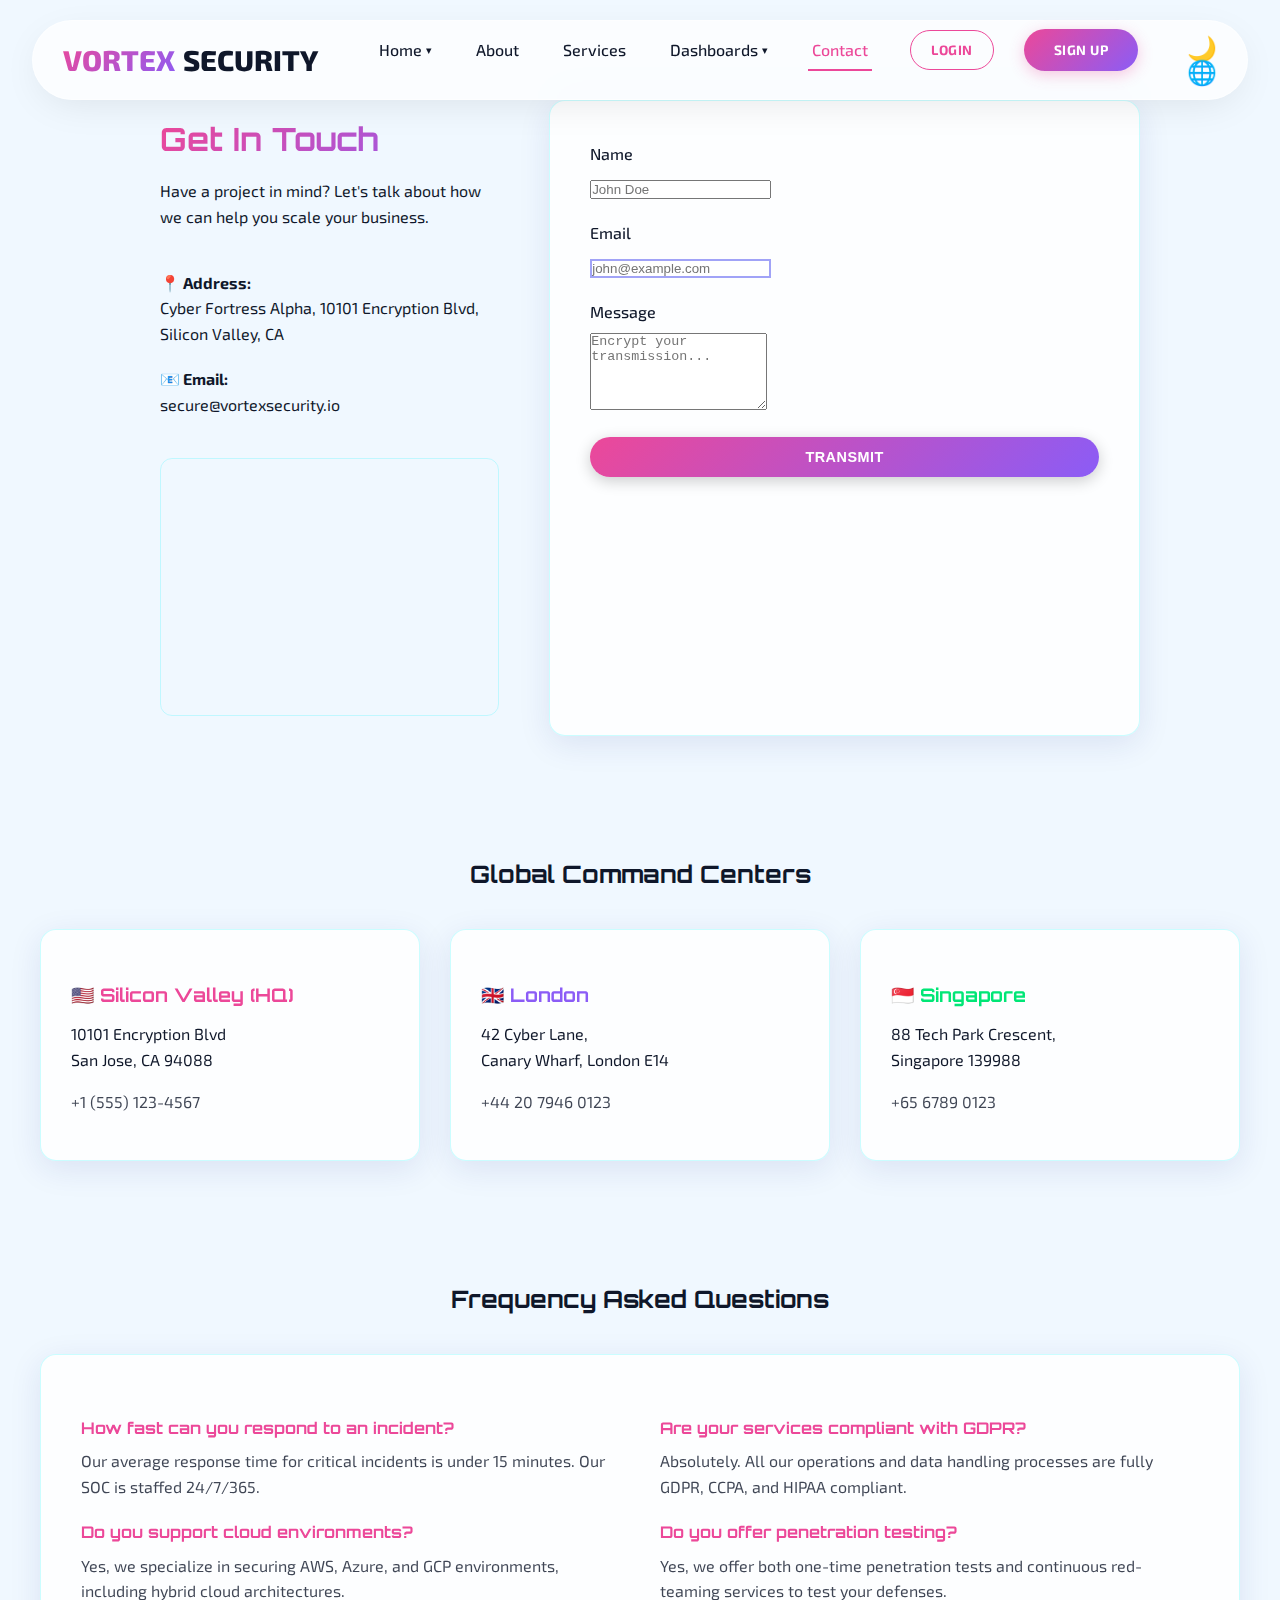
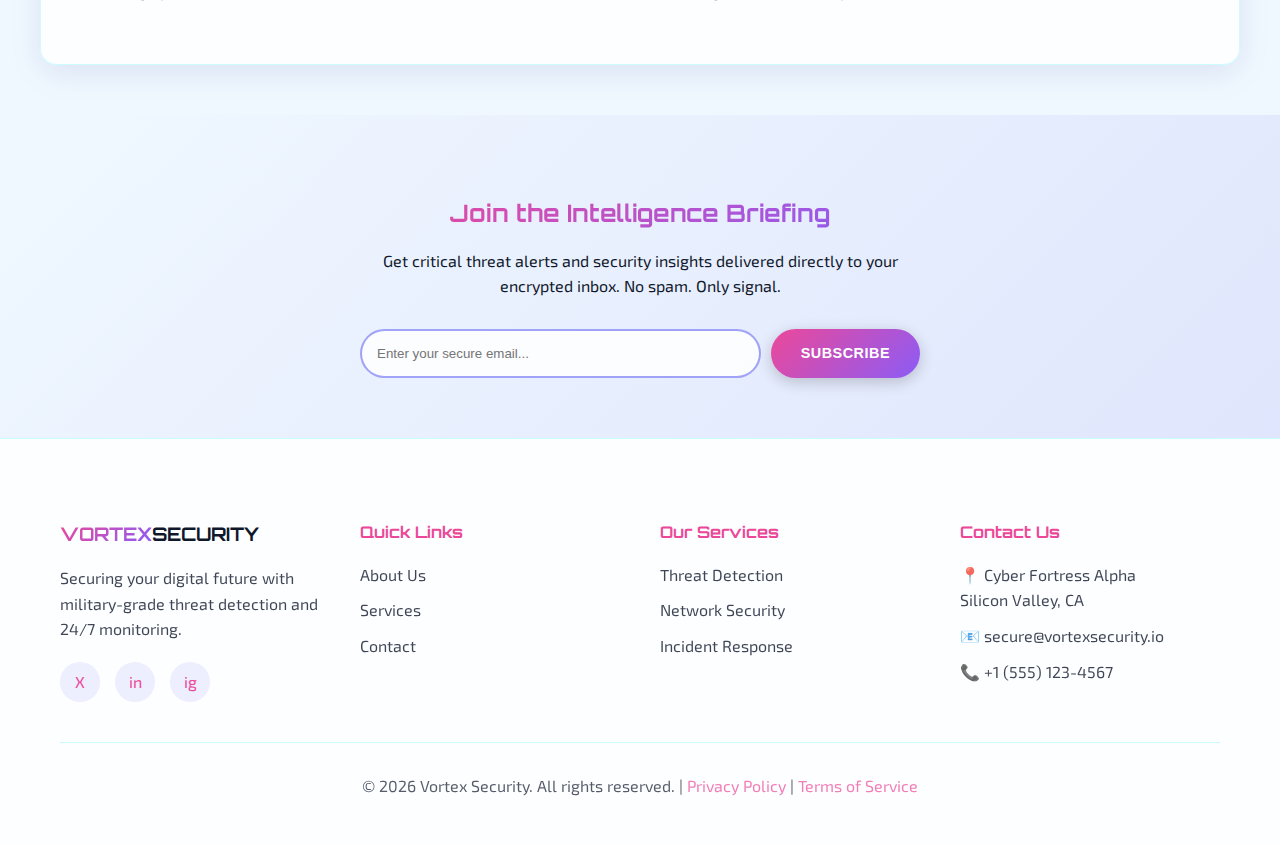
<file: contact.html>
<!DOCTYPE html>
<html lang="en">

<head>
    <meta charset="UTF-8">
    <meta name="viewport" content="width=device-width, initial-scale=1.0">
    <title>Contact Us - Vortex Security</title>
    <link rel="stylesheet" href="style.css">
    <link rel="stylesheet" href="css_pink_theme.css">
    <style>
        .contact-container {
            min-height: 80vh;
            display: flex;
            align-items: center;
            justify-content: center;
            padding: 100px 20px 50px;
        }

        .contact-wrapper {
            display: flex;
            max-width: 1000px;
            width: 100%;
            gap: 30px;
        }

        .contact-info {
            flex: 1;
            padding: 20px;
        }

        .contact-form {
            flex: 1.5;
            padding: 40px;
        }

        .form-group {
            margin-bottom: 20px;
        }

        .form-group label {
            display: block;
            margin-bottom: 8px;
            font-weight: 500;
        }

        @media (max-width: 768px) {
            .contact-wrapper {
                flex-direction: column;
            }
        }
    </style>
</head>

<body>
    <header>
        <div class="container nav-container">
            <a href="index.html" class="logo"><span class="text-gradient">VORTEX</span>SECURITY</a>
            <ul class="nav-links">
                <li class="dropdown">
                    <a href="#">Home <span class="dropdown-arrow">▾</span></a>
                    <div class="dropdown-menu">
                        <a href="index.html">Home 1</a>
                        <a href="index2.html">Home 2</a>
                    </div>
                </li>
                <li><a href="about.html">About</a></li>
                <li><a href="services.html">Services</a></li>
                <li class="dropdown">
                    <a href="#">Dashboards <span class="dropdown-arrow">▾</span></a>
                    <div class="dropdown-menu">
                        <a href="user-dashboard.html">User Dashboard</a>
                        <a href="admin-dashboard.html">Admin Dashboard</a>
                    </div>
                </li>
                <li><a href="contact.html" style="color: var(--primary-color)">Contact</a></li>
                <li><a href="login.html" class="nav-btn nav-btn-outline">Login</a></li>
                <li><a href="signup.html" class="nav-btn nav-btn-primary">Sign Up</a></li>
            </ul>
            <div class="nav-actions">
                <span id="theme-toggle" class="btn-icon js-theme-toggle" style="cursor: pointer;">🌙</span>
                <span id="rtl-toggle" class="btn-icon" style="cursor: pointer;">🌐</span>
                <div class="menu-toggle">☰</div>
            </div>
        </div>
    </header>

    <div class="contact-container fade-in">
        <div class="contact-wrapper">
            <div class="contact-info">
                <h1 class="text-gradient">Get In Touch</h1>
                <p style="margin: 20px 0;">Have a project in mind? Let's talk about how we can help you scale your
                    business.</p>

                <div style="margin-top: 40px;">
                    <div style="margin-bottom: 20px;">
                        <strong>📍 Address:</strong><br>
                        Cyber Fortress Alpha, 10101 Encryption Blvd,<br> Silicon Valley, CA
                    </div>
                    <div style="margin-bottom: 20px;">
                        <strong>📧 Email:</strong><br>
                        secure@vortexsecurity.io
                    </div>
                </div>

                <!-- Embedded Map -->
                <div
                    style="margin-top: 40px; border-radius: 12px; overflow: hidden; border: 1px solid var(--card-border);">
                    <iframe
                        src="https://www.google.com/maps/embed?pb=!1m18!1m12!1m3!1d3168.6395!2d-122.0842!3d37.4219!2m3!1f0!2f0!3f0!3m2!1i1024!2i768!4f13.1!3m3!1m2!1s0x808fba02425dad8f%3A0x6c296c66619367e0!2sGoogleplex!5e0!3m2!1sen!2sus!4v1234567890"
                        width="100%" height="250" style="border:0;" allowfullscreen="" loading="lazy"
                        referrerpolicy="no-referrer-when-downgrade">
                    </iframe>
                </div>
            </div>

            <div class="glass-card contact-form">
                <form>
                    <div class="form-group">
                        <label>Name</label>
                        <input type="text" placeholder="John Doe">
                    </div>
                    <div class="form-group">
                        <label>Email</label>
                        <input type="email" placeholder="john@example.com">
                    </div>
                    <div class="form-group">
                        <label>Message</label>
                        <textarea rows="5" placeholder="Encrypt your transmission..."></textarea>
                    </div>
                    <button type="submit" class="btn btn-primary" style="width: 100%;">Transmit</button>
                </form>
            </div>
        </div>
    </div>



    </div>

    <!-- Global Offices -->
    <section class="section-padding container">
        <h2 style="text-align: center; margin-bottom: 40px;">Global Command Centers</h2>
        <div style="display: grid; grid-template-columns: repeat(auto-fit, minmax(280px, 1fr)); gap: 30px;">
            <div class="glass-card" style="padding: 30px;">
                <h3 style="color: var(--primary-color); margin-bottom: 15px;">🇺🇸 Silicon Valley (HQ)</h3>
                <p>10101 Encryption Blvd<br>San Jose, CA 94088</p>
                <p style="margin-top: 10px; opacity: 0.8;">+1 (555) 123-4567</p>
            </div>
            <div class="glass-card" style="padding: 30px;">
                <h3 style="color: var(--secondary-color); margin-bottom: 15px;">🇬🇧 London</h3>
                <p>42 Cyber Lane,<br>Canary Wharf, London E14</p>
                <p style="margin-top: 10px; opacity: 0.8;">+44 20 7946 0123</p>
            </div>
            <div class="glass-card" style="padding: 30px;">
                <h3 style="color: var(--accent-color); margin-bottom: 15px;">🇸🇬 Singapore</h3>
                <p>88 Tech Park Crescent,<br>Singapore 139988</p>
                <p style="margin-top: 10px; opacity: 0.8;">+65 6789 0123</p>
            </div>
        </div>
    </section>

    <!-- FAQ Section -->
    <section class="section-padding container">
        <h2 style="text-align: center; margin-bottom: 40px;">Frequency Asked Questions</h2>
        <div class="glass-card" style="padding: 40px;">
            <div style="display: grid; grid-template-columns: 1fr 1fr; gap: 40px;">
                <div>
                    <h4 style="margin-bottom: 10px; color: var(--primary-color);">How fast can you respond to an
                        incident?</h4>
                    <p style="margin-bottom: 20px; opacity: 0.8;">Our average response time for critical incidents is
                        under 15 minutes. Our SOC is staffed 24/7/365.</p>

                    <h4 style="margin-bottom: 10px; color: var(--primary-color);">Do you support cloud environments?
                    </h4>
                    <p style="margin-bottom: 20px; opacity: 0.8;">Yes, we specialize in securing AWS, Azure, and GCP
                        environments, including hybrid cloud architectures.</p>
                </div>
                <div>
                    <h4 style="margin-bottom: 10px; color: var(--primary-color);">Are your services compliant with GDPR?
                    </h4>
                    <p style="margin-bottom: 20px; opacity: 0.8;">Absolutely. All our operations and data handling
                        processes are fully GDPR, CCPA, and HIPAA compliant.</p>

                    <h4 style="margin-bottom: 10px; color: var(--primary-color);">Do you offer penetration testing?</h4>
                    <p style="margin-bottom: 20px; opacity: 0.8;">Yes, we offer both one-time penetration tests and
                        continuous red-teaming services to test your defenses.</p>
                </div>
            </div>
        </div>
    </section>

    <!-- Newsletter -->
    <section class="section-padding"
        style="background: linear-gradient(135deg, var(--bg-color), rgba(79, 70, 229, 0.1)); padding: 60px 0;">
        <div class="container" style="text-align: center; max-width: 600px;">
            <h2 class="text-gradient" style="margin-bottom: 20px;">Join the Intelligence Briefing</h2>
            <p style="margin-bottom: 30px;">Get critical threat alerts and security insights delivered directly to your
                encrypted inbox. No spam. Only signal.</p>
            <form style="display: flex; gap: 10px; flex-wrap: wrap; justify-content: center;">
                <input type="email" placeholder="Enter your secure email..."
                    style="flex: 1; padding: 15px; border-radius: 50px; border: 2px solid rgba(99, 102, 241, 0.5); background: var(--card-bg); color: var(--text-color); min-width: 250px; outline: none; transition: border-color 0.3s;">
                <button type="submit" class="btn btn-primary"
                    style="border: none; padding: 15px 30px;">Subscribe</button>
            </form>
        </div>
    </section>

    <footer style="background: var(--card-bg); border-top: 1px solid var(--card-border);">
        <div class="container" style="padding: 60px 20px 30px;">
            <div
                style="display: grid; grid-template-columns: repeat(auto-fit, minmax(250px, 1fr)); gap: 40px; margin-bottom: 40px;">
                <div>
                    <h3 style="margin-bottom: 20px;"><span class="text-gradient">VORTEX</span>SECURITY</h3>
                    <p style="opacity: 0.8; margin-bottom: 20px; line-height: 1.6;">Securing your digital future with
                        military-grade threat detection and 24/7 monitoring.</p>
                    <div style="display: flex; gap: 15px;">
                        <a href="#"
                            style="width: 40px; height: 40px; border-radius: 50%; background: rgba(99, 102, 241, 0.1); display: flex; align-items: center; justify-content: center; color: var(--primary-color); text-decoration: none;">X</a>
                        <a href="#"
                            style="width: 40px; height: 40px; border-radius: 50%; background: rgba(99, 102, 241, 0.1); display: flex; align-items: center; justify-content: center; color: var(--primary-color); text-decoration: none;">in</a>
                        <a href="#"
                            style="width: 40px; height: 40px; border-radius: 50%; background: rgba(99, 102, 241, 0.1); display: flex; align-items: center; justify-content: center; color: var(--primary-color); text-decoration: none;">ig</a>
                    </div>
                </div>
                <div>
                    <h4 style="margin-bottom: 20px; color: var(--primary-color);">Quick Links</h4>
                    <ul style="list-style: none; padding: 0;">
                        <li style="margin-bottom: 10px;"><a href="about.html"
                                style="color: var(--text-color); text-decoration: none; opacity: 0.8;">About Us</a></li>
                        <li style="margin-bottom: 10px;"><a href="services.html"
                                style="color: var(--text-color); text-decoration: none; opacity: 0.8;">Services</a></li>
                        <li style="margin-bottom: 10px;"><a href="contact.html"
                                style="color: var(--text-color); text-decoration: none; opacity: 0.8;">Contact</a></li>
                    </ul>
                </div>
                <div>
                    <h4 style="margin-bottom: 20px; color: var(--primary-color);">Our Services</h4>
                    <ul style="list-style: none; padding: 0;">
                        <li style="margin-bottom: 10px;"><a href="services.html#threat-detection"
                                style="color: var(--text-color); text-decoration: none; opacity: 0.8;">Threat
                                Detection</a></li>
                        <li style="margin-bottom: 10px;"><a href="services.html#network-security"
                                style="color: var(--text-color); text-decoration: none; opacity: 0.8;">Network
                                Security</a></li>
                        <li style="margin-bottom: 10px;"><a href="services.html#incident-response"
                                style="color: var(--text-color); text-decoration: none; opacity: 0.8;">Incident
                                Response</a></li>
                    </ul>
                </div>
                <div>
                    <h4 style="margin-bottom: 20px; color: var(--primary-color);">Contact Us</h4>
                    <ul style="list-style: none; padding: 0;">
                        <li style="margin-bottom: 10px; opacity: 0.8;">📍 Cyber Fortress Alpha<br>Silicon Valley, CA
                        </li>
                        <li style="margin-bottom: 10px; opacity: 0.8;">📧 secure@vortexsecurity.io</li>
                        <li style="margin-bottom: 10px; opacity: 0.8;">📞 +1 (555) 123-4567</li>
                    </ul>
                </div>
            </div>
            <div style="border-top: 1px solid var(--card-border); padding-top: 30px; text-align: center;">
                <p style="opacity: 0.7;">&copy;
                    <script>document.write(new Date().getFullYear())</script> Vortex Security. All rights reserved. | <a
                        href="#" style="color: var(--primary-color); text-decoration: none;">Privacy Policy</a> | <a
                        href="#" style="color: var(--primary-color); text-decoration: none;">Terms of Service</a>
                </p>
            </div>
        </div>
    </footer>

    <script src="theme.js"></script>
    <script src="rtlToggle.js"></script>
    <script src="main.js"></script>
</body>

</html>
</file>
<file: style.css>
﻿/* Vortex Security Design System */
@import url('https://fonts.googleapis.com/css2?family=Exo+2:wght@300;400;500;600;700&family=Orbitron:wght@400;500;600;700;800;900&display=swap');

:root {
  /* Colors - Light Mode (High Tech) */
  --bg-color: #f0f8ff;
  --text-color: #0f172a;
  --card-bg: rgba(255, 255, 255, 0.85);
  --card-border: rgba(0, 243, 255, 0.2);
  --primary-color: #00bcd4;
  /* Cyan */
  --secondary-color: #ab47bc;
  /* Purple */
  --accent-color: #00e676;
  /* Green */
  --success-color: #00c853;
  --neon-glow: 0 0 10px rgba(0, 188, 212, 0.3);
  --glass-shadow: 0 8px 32px 0 rgba(31, 38, 135, 0.1);
  --gradient-main: linear-gradient(135deg, #00bcd4 0%, #ab47bc 100%);

  /* Layout */
  --header-height: 80px;
  --sidebar-width: 280px;
  --sidebar-offset: var(--sidebar-width);
}

@media (max-width: 900px) {
  :root {
    --sidebar-offset: 0px;
  }
}

@media (max-width: 600px) {
  :root {
    --header-height: 70px;
  }
}

body.dark-theme {
  /* Colors - Dark Mode - Cyber High-Tech */
  --bg-color: #050b14;
  --text-color: #e2e8f0;
  --card-bg: rgba(10, 25, 41, 0.7);
  --card-border: rgba(0, 243, 255, 0.3);
  --primary-color: #00f3ff;
  --secondary-color: #bc13fe;
  --accent-color: #00ff9d;
  /* Neon Green */
  --success-color: #00ff00;
  --neon-glow: 0 0 20px rgba(0, 243, 255, 0.6);
  --glass-shadow: 0 8px 32px 0 rgba(0, 0, 0, 0.8);
  --gradient-main: linear-gradient(135deg, #00f3ff 0%, #bc13fe 100%);
}

/* RTL Support */
[dir="rtl"] {
  direction: rtl;
  text-align: right;
}

[dir="rtl"] .ml-auto {
  margin-left: 0;
  margin-right: auto;
}

[dir="rtl"] .mr-auto {
  margin-right: 0;
  margin-left: auto;
}

[dir="rtl"] .nav-links {
  right: auto;
  left: -100%;
  border-left: none;
  border-right: 1px solid var(--card-border);
  transition: left 0.4s ease;
}

[dir="rtl"] .nav-links.active {
  left: 0;
  right: auto;
}

[dir="rtl"] .dropdown-menu {
  left: auto;
  right: 0;
  text-align: right;
}

[dir="rtl"] .feature-box {
  border-left: none;
  border-right: 4px solid var(--secondary-color);
}

[dir="rtl"] .hero-image {
  border-radius: 0 30px 30px 0;
}

/* Reset & Typography */
* {
  box-sizing: border-box;
  margin: 0;
  padding: 0;
  transition: background-color 0.3s, color 0.3s, border-color 0.3s;
}

body {
  font-family: 'Exo 2', sans-serif;
  background-color: var(--bg-color);
  color: var(--text-color);
  overflow-x: hidden;
  line-height: 1.6;
}

/* Global Spacing Fixes */
p {
  margin-bottom: 1rem;
}

ul,
ol {
  margin-bottom: 1rem;
}

li {
  margin-bottom: 0.25rem;
}

h2,
h3,
h4,
h5,
h6 {
  margin-top: 1.5rem;
  margin-bottom: 0.75rem;
}

/* Ensure h1 isn't affected by generic rules if we add any, 
   but since we target h2-h6 specifically, h1 remains safe. 
   Just a specificity check. */

h1,
h2,
h3,
h4,
h5,
h6 {
  font-family: 'Orbitron', sans-serif;
  font-weight: 700;
  line-height: 1.2;
}

/* Utilities */
.container {
  max-width: 1200px;
  margin: 0 auto;
  padding: 0 20px;
}

.section-padding {
  padding: 50px 0;
}

/* Wave Background Utilities */
.wave-background-section {
  position: relative;
  overflow: hidden;
  background: #0b0f1a;
}

.wave-background-canvas {
  position: absolute;
  top: 0;
  left: 0;
  width: 100%;
  height: 100%;
  z-index: 0;
  opacity: 0.3;
  pointer-events: none;
}

.section-content-overlay {
  position: relative;
  z-index: 2;
}

.glass-card {
  background: var(--card-bg);
  backdrop-filter: blur(16px);
  -webkit-backdrop-filter: blur(16px);
  border: 1px solid var(--card-border);
  border-radius: 16px;
  box-shadow: var(--glass-shadow);
  transition: transform 0.3s ease, box-shadow 0.3s ease;
}

.glass-card:hover {
  transform: translateY(-5px);
  box-shadow: 0 15px 40px rgba(0, 0, 0, 0.2);
  border-color: var(--primary-color);
}

.btn {
  display: inline-block;
  padding: 12px 28px;
  border-radius: 8px;
  text-decoration: none;
  font-weight: 600;
  cursor: pointer;
  border: none;
  transition: all 0.3s;
  text-transform: uppercase;
  font-size: 0.9rem;
  letter-spacing: 0.5px;
}

.btn-icon {
  padding: 0 !important;
  width: auto !important;
  height: auto !important;
  display: flex;
  align-items: center;
  justify-content: center;
  border-radius: 0 !important;
  font-size: 1.5rem;
  line-height: 1;
  background: transparent !important;
  border: none !important;
  box-shadow: none !important;
  color: var(--text-color);
}

.btn-icon:hover {
  background: rgba(255, 255, 255, 0.1) !important;
  transform: scale(1.1);
}

@media (max-width: 480px) {
  .btn-icon {
    width: 35px;
    height: 35px;
    font-size: 1rem;
    padding: 5px;
  }
}

.btn-primary {
  background: var(--gradient-main);
  color: white;
  box-shadow: 0 4px 15px rgba(99, 102, 241, 0.4);
}

.btn-primary:hover {
  transform: translateY(-3px);
  box-shadow: 0 0 25px rgba(99, 102, 241, 0.7);
  filter: brightness(1.1);
}

.btn-outline {
  background: transparent;
  color: var(--text-color);
  border: 1px solid var(--text-color);
}

.btn-outline:hover {
  background: var(--text-color);
  color: var(--bg-color);
  transform: translateY(-3px);
}

.text-gradient {
  background: var(--gradient-main);
  -webkit-background-clip: text;
  background-clip: text;
  color: transparent;
  animation: hue-rotate 10s infinite linear;
}

@keyframes hue-rotate {
  from {
    filter: hue-rotate(0deg);
  }

  to {
    filter: hue-rotate(360deg);
  }
}

/* Header & Nav */
header {
  height: var(--header-height);
  position: fixed;
  top: 20px;
  left: 50%;
  transform: translateX(-50%);
  width: 95%;
  max-width: 1400px;
  z-index: 1000;
  display: flex;
  align-items: center;
  transition: all 0.4s cubic-bezier(0.16, 1, 0.3, 1);
  background: rgba(255, 255, 255, 0.1);
  backdrop-filter: blur(16px);
  -webkit-backdrop-filter: blur(16px);
  border-radius: 50px;
  border: 1px solid rgba(255, 255, 255, 0.1);
  box-shadow: 0 4px 30px rgba(0, 0, 0, 0.1);
  padding: 0 10px;
}

/* Light theme header visibility - High-End Floating */
body:not(.dark-theme) header {
  background: rgba(255, 255, 255, 0.7);
  border: 1px solid rgba(255, 255, 255, 0.5);
  box-shadow: 0 10px 40px -10px rgba(0, 0, 0, 0.1);
}

header.scrolled {
  background: rgba(15, 23, 42, 0.85);
  backdrop-filter: blur(20px);
  border: 1px solid rgba(0, 243, 255, 0.2);
  top: 10px;
  width: 90%;
  box-shadow: 0 10px 30px rgba(0, 0, 0, 0.5);
}

body:not(.dark-theme) header.scrolled {
  background: rgba(255, 255, 255, 0.9);
  box-shadow: 0 10px 30px rgba(148, 163, 184, 0.2);
  border: 1px solid rgba(255, 255, 255, 0.8);
}

@media (max-width: 900px) {
  header {
    top: 0;
    width: 100%;
    max-width: none;
    border-radius: 0;
    transform: none;
    left: 0;
    border: none;
    border-bottom: 1px solid var(--card-border);
  }

  header.scrolled {
    top: 0;
    width: 100%;
    border-radius: 0;
  }
}

.nav-container {
  display: flex;
  justify-content: space-between;
  align-items: center;
  width: 100%;
}

.logo {
  font-size: 1.8rem;
  font-weight: 800;
  color: var(--text-color);
  text-decoration: none;
  display: flex;
  align-items: center;
  gap: 8px;
}

.nav-links {
  display: flex;
  gap: 20px;
  list-style: none;
  align-items: center;
}

.nav-links li {
  position: relative;
}

.nav-links a {
  text-decoration: none;
  color: var(--text-color);
  font-weight: 500;
  padding: 8px 12px;
  border-radius: 8px;
  transition: all 0.3s;
  display: flex;
  align-items: center;
  position: relative;
}

.nav-links a.active {
  color: var(--primary-color);
}

.nav-links a::before {
  content: '';
  position: absolute;
  bottom: 0;
  left: 50%;
  width: 0;
  height: 2px;
  background: var(--primary-color);
  transition: all 0.3s ease;
  transform: translateX(-50%);
}

.nav-links a.active::before,
.nav-links a:hover::before {
  width: 80%;
}

.nav-links a:hover {
  color: var(--primary-color);
  background: rgba(99, 102, 241, 0.05);
}

/* Dropdown Arrow */
.dropdown>a::after {
  display: none !important;
}

.dropdown:hover>a::after {
  transform: rotate(180deg);
}

/* Dropdown Menu */
.dropdown-menu {
  position: absolute;
  top: 100%;
  left: 0;
  background: var(--card-bg);
  backdrop-filter: blur(20px);
  border: 1px solid var(--card-border);
  border-radius: 12px;
  min-width: 140px;
  box-shadow: 0 10px 40px rgba(0, 0, 0, 0.2);
  opacity: 0;
  visibility: hidden;
  transform: translateY(10px);
  transition: all 0.3s cubic-bezier(0.16, 1, 0.3, 1);
  padding: 8px;
  z-index: 1001;
  display: flex;
  flex-direction: column;
  gap: 5px;
}

.dropdown:hover .dropdown-menu {
  opacity: 1;
  visibility: visible;
  transform: translateY(0);
}

.dropdown-menu a {
  font-size: 0.9rem;
  display: block;
  padding: 10px 15px !important;
  white-space: nowrap;
  border-radius: 8px;
}

.dropdown-menu a::before {
  display: none !important;
}

/* Nav Button Styles */
.nav-btn {
  padding: 8px 20px !important;
  border-radius: 50px !important;
  font-weight: 600 !important;
  text-transform: uppercase;
  font-size: 0.85rem !important;
  letter-spacing: 0.5px;
  margin-left: 10px;
  white-space: nowrap !important;
  display: inline-flex !important;
  align-items: center;
  justify-content: center;
}

.nav-btn::after {
  display: none !important;
}

.nav-btn-outline {
  border: 1px solid var(--primary-color) !important;
  color: var(--primary-color) !important;
  background: transparent !important;
}

.nav-btn-outline:hover {
  background: var(--primary-color) !important;
  color: white !important;
}

.nav-btn-primary {
  background: var(--gradient-main) !important;
  color: white !important;
  box-shadow: 0 4px 15px rgba(99, 102, 241, 0.3) !important;
  padding: 10px 30px !important;
  min-width: 100px;
}

.nav-btn-primary:hover {
  transform: translateY(-2px);
  box-shadow: 0 6px 20px rgba(99, 102, 241, 0.5) !important;
}

/* Dropdown Arrow Styling */
.dropdown-arrow {
  font-size: 0.7em;
  margin-left: 4px;
  transition: transform 0.3s ease;
  display: inline-block;
}

.dropdown:hover .dropdown-arrow {
  transform: rotate(180deg);
}

/* Mobile Menu Styles */
.menu-toggle {
  display: none;
  font-size: 1.8rem;
  cursor: pointer;
  margin-left: 20px;
  color: var(--text-color);
}

@media (max-width: 900px) {
  .nav-links {
    position: fixed;
    top: 70px;
    right: -100%;
    background: var(--bg-color);
    /* Solid background for legibility */
    width: 100%;
    height: calc(100vh - 70px);
    flex-direction: column;
    align-items: flex-start;
    padding: 40px;
    gap: 10px;
    transition: right 0.4s ease;
    border-top: 1px solid var(--card-border);
    overflow-y: auto;
  }

  .nav-links.active {
    right: 0;
  }

  .menu-toggle {
    display: block;
  }

  .nav-links li {
    width: 100%;
  }

  .nav-links a {
    width: 100%;
    padding: 15px;
    font-size: 1.1rem;
  }

  /* Mobile Dropdown */
  .dropdown-menu {
    position: static;
    opacity: 1;
    visibility: visible;
    transform: none;
    box-shadow: none;
    border: none;
    background: rgba(255, 255, 255, 0.03);
    margin-left: 20px;
    display: none;
    /* Hidden by default on mobile */
    min-width: auto;
  }

  .dropdown.active .dropdown-menu {
    display: flex;
  }

  /* JS toggles class */
}

/* Animations */
@keyframes fadeIn {
  from {
    opacity: 0;
    transform: translateY(20px);
  }

  to {
    opacity: 1;
    transform: translateY(0);
  }
}

@keyframes slideInLeft {
  from {
    opacity: 0;
    transform: translateX(-50px);
  }

  to {
    opacity: 1;
    transform: translateX(0);
  }
}

@keyframes popIn {
  0% {
    transform: scale(0.8);
    opacity: 0;
  }

  100% {
    transform: scale(1);
    opacity: 1;
  }
}

.fade-in {
  opacity: 1;
  animation: fadeIn 0.8s cubic-bezier(0.16, 1, 0.3, 1);
}

.slide-in-left {
  opacity: 1;
  animation: slideInLeft 0.8s cubic-bezier(0.16, 1, 0.3, 1);
}

.pop-in {
  opacity: 1;
  animation: popIn 0.6s cubic-bezier(0.34, 1.56, 0.64, 1);
}

.delay-100 {
  animation-delay: 100ms;
}

.delay-200 {
  animation-delay: 200ms;
}

.delay-300 {
  animation-delay: 300ms;
}

/* Image & Icon Animations */
@keyframes float {
  0% {
    transform: translateY(0px);
  }

  50% {
    transform: translateY(-10px);
  }

  100% {
    transform: translateY(0px);
  }
}

.float-anim {
  animation: float 3s ease-in-out infinite;
}

/* Pulse & Zoom Animations */
@keyframes pulseGlow {
  0% {
    box-shadow: 0 0 0 0 rgba(99, 102, 241, 0.4);
  }

  70% {
    box-shadow: 0 0 0 10px rgba(99, 102, 241, 0);
  }

  100% {
    box-shadow: 0 0 0 0 rgba(99, 102, 241, 0);
  }
}

.pulse-glow {
  animation: pulseGlow 2s infinite;
}

.zoom-hover {
  transition: transform 0.4s ease;
  overflow: hidden;
}

.zoom-hover:hover {
  transform: scale(1.05);
}

/* Hero Section */
.hero {
  height: calc(100vh - 120px);
  display: flex;
  align-items: center;
  justify-content: center;
  text-align: center;
  padding: 0 20px;
  position: relative;
  overflow: hidden;
  margin-top: 120px;
  border-radius: 20px;
}

.video-bg-container {
  position: absolute;
  top: 0;
  left: 0;
  width: 100%;
  height: 100%;
  z-index: -1;
}

.video-bg {
  width: 100%;
  height: 100%;
  object-fit: cover;
  opacity: 0.8;
  /* Increased opacity for better visibility */
}

.video-overlay {
  position: absolute;
  top: 0;
  left: 0;
  width: 100%;
  height: 100%;
  background: linear-gradient(rgba(15, 23, 42, 0.4), rgba(15, 23, 42, 0.6));
  z-index: 0;
}

/* Light theme hero text visibility fix */
body:not(.dark-theme) .hero {
  color: #1a1a2e;
}

.hero-split {
  display: flex;
  min-height: calc(100vh - 120px);
  margin-top: 120px;
  background: var(--bg-color);
  border-radius: 20px;
  overflow: hidden;
  margin-left: 20px;
  margin-right: 20px;
}

.page-header {
  position: relative;
  overflow: hidden;
  height: 300px;
  display: flex;
  align-items: center;
  justify-content: center;
  margin-top: 120px;
  border-radius: 20px;
  margin-left: 20px;
  margin-right: 20px;
}

body:not(.dark-theme) .hero h1,
body:not(.dark-theme) .hero p {
  color: #0f172a !important;
  text-shadow: 0 2px 8px rgba(255, 255, 255, 0.9), 0 0 20px rgba(255, 255, 255, 0.8);
  font-weight: 700;
}

body:not(.dark-theme) .hero h1 .text-gradient {
  background: linear-gradient(135deg, #1e40af 0%, #7c3aed 100%);
  -webkit-background-clip: text;
  background-clip: text;
  color: transparent;
  text-shadow: none;
}

/* Ensure hero description text is visible in light theme - OVERRIDE for visibility */
body:not(.dark-theme) .hero-content p {
  color: #e2e8f0 !important;
  text-shadow: 0 1px 2px rgba(0, 0, 0, 0.5);
  font-weight: 500;
}

.hero-subtext {
  color: #e2e8f0 !important;
  text-shadow: 0 1px 2px rgba(0, 0, 0, 0.5);
}

.stat-label {
  color: #cbd5e1;
  font-size: 0.9rem;
  font-weight: 500;
  text-transform: uppercase;
  letter-spacing: 1px;
  margin-top: 5px;
}

.hero-content h1 {
  font-size: 4rem;
  margin-bottom: 20px;
  text-transform: uppercase;
  letter-spacing: 2px;
}

.hero-content h1 span {
  display: block;
  font-size: 5rem;
}

/* Dashboard Styles */
.dashboard-container {
  display: flex;
  min-height: 100vh;
}

.sidebar {
  width: var(--sidebar-width);
  background: var(--card-bg);
  backdrop-filter: blur(12px);
  border-right: 1px solid var(--card-border);
  padding: 20px;
  display: flex;
  flex-direction: column;
  position: fixed;
  height: 100vh;
  left: 0;
  top: 0;
  z-index: 950;
  transition: transform 0.3s;
}

@media (max-width: 900px) {
  .sidebar {
    top: 70px !important;
    height: calc(100vh - 70px) !important;
    z-index: 1100;
  }
}

.main-content {
  flex: 1;
  margin-left: var(--sidebar-offset);
  padding: 20px;
  width: calc(100% - var(--sidebar-offset));
}

/* Partners Infinite Scroll */
.partners-slider {
  width: 100%;
  overflow: hidden;
  position: relative;
  padding: 20px 0;
  mask-image: linear-gradient(to right, transparent, black 10%, black 90%, transparent);
  -webkit-mask-image: linear-gradient(to right, transparent, black 10%, black 90%, transparent);
}

.partners-track {
  display: flex;
  gap: 4rem;
  width: max-content;
  animation: scroll 30s linear infinite;
}

/* Removed hover pause on track to keep it running continuously */
/* .partners-section:hover .partners-track {
  animation-play-state: paused;
} */

.partner-item {
  font-size: 1.5rem;
  font-weight: bold;
  opacity: 0.7;
  transition: opacity 0.3s;
  white-space: nowrap;
}

.partner-item:hover {
  opacity: 1;
  transform: scale(1.1);
}

@keyframes scroll {
  from {
    transform: translateX(0);
  }

  to {
    transform: translateX(calc(-100% / 3));
    /* Move by 1/3 since we have 3 sets of items */
  }
}

.sidebar-logo {
  font-size: 1.5rem;
  font-weight: 700;
  margin-bottom: 40px;
  display: block;
  text-decoration: none;
  color: var(--text-color);
}

.sidebar-menu {
  list-style: none;
  flex: 1;
}

.sidebar-label {
  padding: 0 12px;
  margin-top: 15px;
  margin-bottom: 10px;
  font-size: 0.7rem;
  font-weight: 700;
  letter-spacing: 1.2px;
  color: var(--primary-color);
  opacity: 0.8;
  text-transform: uppercase;
}

.sidebar-menu li {
  margin-bottom: 12px;
}

.sidebar-menu a {
  display: flex;
  align-items: center;
  gap: 10px;
  padding: 12px 20px;
  color: var(--text-color);
  text-decoration: none;
  border-radius: 8px;
  transition: background 0.3s;
}

.sidebar-menu a:hover,
.sidebar-menu a.active {
  background: rgba(99, 102, 241, 0.1);
  color: var(--primary-color);
}

.admin-sidebar .sidebar-menu a:hover,
.admin-sidebar .sidebar-menu a.active {
  background: rgba(236, 72, 153, 0.1);
  color: var(--secondary-color);
}

.dashboard-header {
  display: flex;
  justify-content: space-between;
  align-items: center;
  margin-bottom: 30px;
  padding: 15px;
  background: var(--card-bg);
  border-radius: 12px;
  border: 1px solid var(--card-border);
  transition: all 0.3s ease;
}

@media (max-width: 900px) {
  .dashboard-header {
    position: sticky;
    top: var(--header-height);
    z-index: 800;
    margin-bottom: 20px;
    border-radius: 0;
    border-left: none;
    border-right: none;
    background: var(--bg-color);
    box-shadow: 0 4px 10px rgba(0, 0, 0, 0.2);
    padding: 10px 15px;
    width: 100%;
  }

  body:not(.dark-theme) .dashboard-header {
    background: #fff;
    border-bottom: 1px solid rgba(0, 0, 0, 0.1);
  }
}

@media (max-width: 600px) {
  .dashboard-header h2 {
    font-size: 1.2rem;
  }
}

.dashboard-footer {
  margin-left: var(--sidebar-offset);
  transition: margin-left 0.3s ease;
}

@media (max-width: 900px) {
  .dashboard-footer {
    margin-left: 0 !important;
  }
}

.stats-grid {
  display: grid;
  grid-template-columns: repeat(auto-fit, minmax(240px, 1fr));
  gap: 20px;
  margin-bottom: 30px;
}

@media (max-width: 900px) {

  .stats-grid,
  .services-grid,
  .pricing-grid,
  .partners-grid {
    grid-template-columns: 1fr !important;
  }
}

@media (max-width: 1200px) and (min-width: 901px) {
  .stats-grid {
    grid-template-columns: repeat(2, 1fr);
  }
}

.stat-card {
  padding: 20px;
  display: flex;
  align-items: center;
  gap: 20px;
}

.stat-icon {
  font-size: 2rem;
  padding: 15px;
  background: rgba(99, 102, 241, 0.1);
  border-radius: 12px;
  color: var(--primary-color);
}

.data-table {
  width: 100%;
  border-collapse: collapse;
  margin-top: 10px;
}

.data-table th,
.data-table td {
  padding: 15px;
  text-align: left;
  border-bottom: 1px solid var(--card-border);
}

.data-table th {
  color: var(--text-color);
  font-weight: 600;
}

@media (max-width: 900px) {
  .sidebar {
    transform: translateX(-100%);
  }

  .sidebar.active {
    transform: translateX(0);
  }

  .main-content {
    margin-left: 0;
    width: 100%;
  }

  /* Responsive Typography */
  h1 {
    font-size: 2.5rem;
  }

  h2 {
    font-size: 2rem;
  }

  .hero-content h1 {
    font-size: 2.5rem;
  }

  .hero-content h1 span {
    font-size: 3rem;
  }

  .section-padding {
    padding: 60px 0;
  }

  .section-why {
    margin-top: 50px !important;
  }

  .stat-item .stat-number {
    font-size: 1.5rem !important;
  }

  /* Navigation Scroll on Mobile */
  .nav-links {
    overflow-y: auto;
    max-height: 80vh;
    /* Prevent covering entire screen */
  }
}

@media (max-width: 480px) {
  .logo {
    font-size: 1.4rem;
  }

  .nav-container {
    gap: 10px;
  }

  .btn-icon {
    width: 35px;
    height: 35px;
    font-size: 1rem;
    padding: 5px;
  }

  .hero-content h1 {
    font-size: 1.8rem;
  }

  .hero-content h1 span {
    font-size: 2.2rem;
  }

  /* Fix horizontal overflow on small screens */
  .container {
    padding: 0 15px;
    overflow-x: hidden;
  }

  .stats-row {
    flex-direction: column;
    gap: 20px !important;
  }
}

/* Dashboard Mobile Toggle */
.dashboard-menu-toggle {
  display: none;
  background: rgba(99, 102, 241, 0.1);
  color: var(--primary-color);
  border: 1px solid rgba(99, 102, 241, 0.2);
  padding: 8px 15px;
  border-radius: 8px;
  font-size: 1.1rem;
  font-weight: 600;
  cursor: pointer;
  display: none;
  /* Controlled by media query below */
  align-items: center;
  gap: 8px;
}

.dashboard-menu-toggle::after {
  content: 'Sections';
  font-size: 0.9rem;
}

@media (max-width: 900px) {
  .dashboard-menu-toggle {
    display: flex;
  }
}

.sidebar-close {
  display: none;
  position: absolute;
  top: 15px;
  right: 15px;
  font-size: 1.5rem;
  background: none;
  border: none;
  color: var(--text-color);
  cursor: pointer;
  z-index: 1200;
}

@media (max-width: 900px) {
  .sidebar-close {
    display: block;
  }
}

/* Ensure Hero Typography scales down properly on mobile */
.hero-content h1,
.hero-text h1 {
  font-size: 2.5rem !important;
  /* Force override of any inline/internal styles if remaining */
  word-wrap: break-word;
  /* Prevent overflow */
}

.hero-content h1 span,
.hero-text h1 span {
  font-size: 3rem !important;
}


@media (max-width: 480px) {

  .hero-content h1,
  .hero-text h1 {
    font-size: 1.8rem !important;
  }

  .hero-content h1 span,
  .hero-text h1 span {
    font-size: 2.2rem !important;
  }
}

/* FAQ Accordion Styles */
.faq-item {
  cursor: pointer;
  transition: all 0.3s ease;
}

.faq-item:hover {
  border-color: var(--primary-color) !important;
}

.faq-answer {
  max-height: 0;
  overflow: hidden;
  transition: max-height 0.3s ease, margin-top 0.3s ease;
}

.faq-item.active .faq-answer {
  max-height: 200px;
  margin-top: 15px;
}

.faq-item .faq-toggle {
  transition: transform 0.3s ease;
}

.faq-item.active .faq-toggle {
  transform: rotate(45deg);
}

/* Threat Map Component */
.threat-map-container {
  position: relative;
  width: 100%;
  height: 400px;
  background: #020617;
  overflow: hidden;
  border-radius: 12px;
  border: 1px solid var(--card-border);
  margin-top: 20px;
}

.map-grid {
  position: absolute;
  top: 0;
  left: 0;
  width: 100%;
  height: 100%;
  background-image:
    radial-gradient(circle, rgba(99, 102, 241, 0.15) 1px, transparent 1px);
  background-size: 30px 30px;
}

.scan-bar {
  position: absolute;
  top: -100%;
  left: 0;
  width: 100%;
  height: 50%;
  background: linear-gradient(to bottom, transparent, rgba(236, 72, 153, 0.1), transparent);
  animation: scan 4s linear infinite;
}

@keyframes scan {
  0% {
    top: -50%;
  }

  100% {
    top: 100%;
  }
}

.threat-node {
  position: absolute;
  width: 6px;
  height: 6px;
  background: var(--secondary-color);
  border-radius: 50%;
  box-shadow: 0 0 10px var(--secondary-color);
}

.threat-node.critical {
  background: var(--danger-color);
  box-shadow: 0 0 10px var(--danger-color);
}

.threat-node.warning {
  background: var(--warning-color);
  box-shadow: 0 0 10px var(--warning-color);
}

.threat-node::after {
  content: '';
  position: absolute;
  top: 50%;
  left: 50%;
  width: 100%;
  height: 100%;
  background: inherit;
  border-radius: 50%;
  transform: translate(-50%, -50%);
  animation: pulse 2s infinite;
}

.threat-label {
  position: absolute;
  left: 12px;
  top: -5px;
  background: rgba(2, 6, 23, 0.8);
  color: white;
  font-family: monospace;
  font-size: 0.65rem;
  padding: 2px 6px;
  border-radius: 4px;
  border: 1px solid rgba(255, 255, 255, 0.1);
  white-space: nowrap;
  pointer-events: none;
}

.telemetry-overlay {
  position: absolute;
  top: 10px;
  right: 10px;
  width: 150px;
  background: rgba(2, 6, 23, 0.6);
  backdrop-filter: blur(4px);
  border: 1px solid rgba(255, 255, 255, 0.05);
  border-radius: 6px;
  padding: 10px;
  font-family: monospace;
  font-size: 0.6rem;
  color: var(--success-color);
  pointer-events: none;
}

.telemetry-log {
  margin: 0;
  padding: 0;
  list-style: none;
}

.telemetry-log li {
  margin-bottom: 4px;
  opacity: 0.8;
  animation: fadeInOut 3s infinite;
}

@keyframes fadeInOut {

  0%,
  100% {
    opacity: 0.3;
  }

  50% {
    opacity: 1;
  }
}

/* Testimonial Image Styles */
.testimonial-image {
  width: 50px;
  height: 50px;
  border-radius: 50%;
  transition: transform 0.3s ease, box-shadow 0.3s ease;
  object-fit: cover;
}

.testimonial-image:hover {
  transform: scale(1.1);
  box-shadow: 0 0 20px rgba(99, 102, 241, 0.5);
}

/* Mobile Button Fixes */
@media (max-width: 768px) {
  .hero-content .btn {
    display: block;
    width: 100%;
    margin: 10px 0 !important;
  }

  .stats-row {
    flex-direction: column !important;
    gap: 20px !important;
  }
}

/* Newsletter Button Always Visible */
.btn-primary {
  opacity: 1 !important;
  visibility: visible !important;
}

/* Newsletter Input Styling */
input[type="email"] {
  border: 2px solid rgba(99, 102, 241, 0.5) !important;
}

input[type="email"]:focus {
  border-color: var(--primary-color) !important;
  box-shadow: 0 0 0 3px rgba(99, 102, 241, 0.1);
}

body:not(.dark-theme) input[type="email"] {
  border: 2px solid rgba(99, 102, 241, 0.6) !important;
}

/* Responsive two-column layouts */
@media (max-width: 900px) {
  section div[style*="grid-template-columns: 1fr 1fr"] {
    grid-template-columns: 1fr !important;
  }
}

/* --- Dashboard Fixes --- */

/* Mobile Dashboard Header */
@media (max-width: 768px) {
  .dashboard-header {
    flex-direction: column;
    align-items: flex-start !important;
    gap: 15px;
    height: auto !important;
    padding-bottom: 20px;
  }

  .dashboard-header>div {
    width: 100%;
    justify-content: space-between;
  }
}

/* RTL Support for Dashboard */
body[dir="rtl"] .sidebar {
  right: 0;
  left: auto;
  border-right: none;
  border-left: 1px solid var(--card-border);
}

body[dir="rtl"] .main-content {
  margin-left: 0;
  margin-right: var(--sidebar-width);
}

body[dir="rtl"] .dashboard-footer {
  margin-left: 0;
  margin-right: var(--sidebar-width);
}

@media (max-width: 900px) {

  body[dir="rtl"] .main-content,
  body[dir="rtl"] .dashboard-footer {
    margin-right: 0;
  }

  body[dir="rtl"] .sidebar {
    transform: translateX(100%);
  }

  body[dir="rtl"] .sidebar.active {
    transform: translateX(0);
  }
}


/* Sidebar Scroll */
.sidebar {
  overflow-y: auto;
}

/* Threat Chart Overlay */
.threat-activity-chart-canvas {
  position: absolute;
  top: 0;
  left: 0;
  width: 100%;
  height: 100%;
  z-index: 1;
  pointer-events: none;
  opacity: 0.6;
}

.threat-map-container>* {
  position: relative;
  z-index: 2;
}



/* --- Scroll Animation System --- */
/* Content is visible by default, animations are optional enhancement */
.reveal {
  opacity: 1;
  transition: all 1s cubic-bezier(0.2, 0.8, 0.2, 1);
}

.reveal-up {
  opacity: 1;
  transform: translateY(0);
  transition: opacity 0.8s ease-out, transform 0.8s cubic-bezier(0.16, 1, 0.3, 1);
}

.reveal-left {
  opacity: 1;
  transform: translateX(0);
}

.reveal-right {
  opacity: 1;
  transform: translateX(0);
}

.reveal-zoom {
  opacity: 1;
  transform: scale(1);
  transition: opacity 0.8s ease-out, transform 0.8s cubic-bezier(0.16, 1, 0.3, 1);
}

.reveal.active,
.reveal-active {
  opacity: 1;
  transform: translate(0) scale(1);
}

/* Staggered Delays */
.delay-100 {
  transition-delay: 0.1s;
}

.delay-200 {
  transition-delay: 0.2s;
}

.delay-300 {
  transition-delay: 0.3s;
}

.delay-400 {
  transition-delay: 0.4s;
}

.delay-500 {
  transition-delay: 0.5s;
}

/* Stagger delays */
.reveal-delay-100 {
  transition-delay: 0.1s;
}

.reveal-delay-200 {
  transition-delay: 0.2s;
}

.reveal-delay-300 {
  transition-delay: 0.3s;
}

.reveal-box {
  opacity: 1;
  transform: translateY(0) scale(1);
  transition: opacity 0.8s ease-out, transform 0.8s cubic-bezier(0.16, 1, 0.3, 1);
}

/* Stagger delays */
.reveal-delay-100 {
  transition-delay: 0.1s;
}

.reveal-delay-200 {
  transition-delay: 0.2s;
}

.reveal-delay-300 {
  transition-delay: 0.3s;
}

/* Table Row Animation - visible by default */
.data-table tbody tr {
  opacity: 1;
  transform: translateY(0);
  transition: all 0.5s cubic-bezier(0.16, 1, 0.3, 1);
}

.data-table tbody tr.reveal-active {
  opacity: 1;
  transform: translateY(0);
}


/* --- Global Button Gradient Overrides --- */
/* Base Button */
.btn {
  background: var(--gradient-main) !important;
  color: #fff !important;
  border: none !important;
  position: relative;
  z-index: 1;
  overflow: hidden;
  transition: all 0.3s ease;
  box-shadow: 0 4px 15px rgba(0, 0, 0, 0.2);
  border-radius: 50px !important;
  padding: 12px 30px;
  text-transform: uppercase;
  font-weight: 700;
  letter-spacing: 0.5px;
}

.btn:hover {
  transform: translateY(-2px);
  box-shadow: 0 8px 25px rgba(236, 72, 153, 0.4);
}

/* Primary Button */
.btn-primary {
  background: var(--gradient-main) !important;
  color: white !important;
}

/* Outline Button */
.btn-outline {
  background: transparent !important;
  border: 1px solid var(--primary-color) !important;
  color: var(--primary-color) !important;
}

.btn-outline:hover {
  background: var(--gradient-main) !important;
  color: white !important;
  border-color: transparent !important;
  box-shadow: 0 5px 15px rgba(236, 72, 153, 0.4);
}

/* Nav Buttons */
.nav-btn {
  font-weight: 700 !important;
}

.nav-btn-primary {
  background: var(--gradient-main) !important;
  color: white !important;
  box-shadow: 0 4px 15px rgba(236, 72, 153, 0.3) !important;
  border: none !important;
}

.nav-btn-primary:hover {
  transform: translateY(-2px);
  box-shadow: 0 8px 25px rgba(236, 72, 153, 0.5) !important;
}

.nav-btn-outline:hover {
  background: var(--gradient-main) !important;
  color: white !important;
  border-color: transparent !important;
  box-shadow: 0 0 20px rgba(236, 72, 153, 0.4);
}

/* Digital Pulse Loader */
.digital-pulse-container {
  position: fixed;
  top: 0;
  left: 0;
  width: 100%;
  height: 100%;
  z-index: 9999;
  pointer-events: none;
  display: flex;
  align-items: center;
  justify-content: center;
  overflow: hidden;
}

.pulse-ring {
  position: absolute;
  width: 100px;
  height: 100px;
  border-radius: 50%;
  border: 2px solid var(--primary-color);
  box-shadow: 0 0 20px var(--primary-color), inset 0 0 20px var(--primary-color);
  opacity: 0;
  animation: cyberPulse 2s cubic-bezier(0.1, 0.8, 0.2, 1) forwards;
}

.pulse-ring:nth-child(2) {
  animation-delay: 0.3s;
  border-color: var(--secondary-color);
  box-shadow: 0 0 20px var(--secondary-color), inset 0 0 20px var(--secondary-color);
}

@keyframes cyberPulse {
  0% {
    transform: scale(0);
    opacity: 1;
    border-width: 4px;
  }

  50% {
    opacity: 0.8;
  }

  100% {
    transform: scale(25);
    opacity: 0;
    border-width: 0;
  }
}

/* Global Pink/Purple Theme Update */
:root {
  --primary-color: #ec4899 !important;
  /* Pink */
  --secondary-color: #8b5cf6 !important;
  /* Purple */
  --gradient-main: linear-gradient(135deg, #ec4899 0%, #8b5cf6 100%) !important;
  --neon-glow: 0 0 10px rgba(236, 72, 153, 0.3) !important;
}

body.dark-theme {
  --primary-color: #ec4899 !important;
  --secondary-color: #8b5cf6 !important;
  --neon-glow: 0 0 20px rgba(236, 72, 153, 0.6) !important;
}

/* Ensure Text Gradients match */
.text-gradient {
  background: var(--gradient-main) !important;
  -webkit-background-clip: text !important;
  background-clip: text !important;
  -webkit-text-fill-color: transparent !important;
}

/* Wave Background Utilities */
.wave-background-section {
  position: relative;
  overflow: hidden;
  background: #050b14;
}

.wave-background-canvas {
  position: absolute;
  top: 0;
  left: 0;
  width: 100%;
  height: 100%;
  z-index: 0;
  opacity: 0.3;
  pointer-events: none;
}

.section-content-overlay {
  position: relative;
  z-index: 2;
}
</file>
<file: css_pink_theme.css>
/* Global Pink/Purple Theme Update */
:root {
    --primary-color: #ec4899 !important;
    /* Pink */
    --secondary-color: #8b5cf6 !important;
    /* Purple */
    --gradient-main: linear-gradient(135deg, #ec4899 0%, #8b5cf6 100%) !important;
    --neon-glow: 0 0 10px rgba(236, 72, 153, 0.3) !important;
}

body.dark-theme {
    --primary-color: #ec4899 !important;
    --secondary-color: #8b5cf6 !important;
    --neon-glow: 0 0 20px rgba(236, 72, 153, 0.6) !important;
}

/* Ensure Text Gradients match */
.text-gradient {
    background: var(--gradient-main) !important;
    -webkit-background-clip: text !important;
    background-clip: text !important;
    -webkit-text-fill-color: transparent !important;
}

/* Update Button Shadows to match new color and add animation */
.btn:hover,
.nav-btn-primary:hover {
    box-shadow: 0 8px 25px rgba(236, 72, 153, 0.4) !important;
}

.btn-primary,
.nav-btn-primary {
    animation: hue-rotate 10s infinite linear !important;
}
</file>
